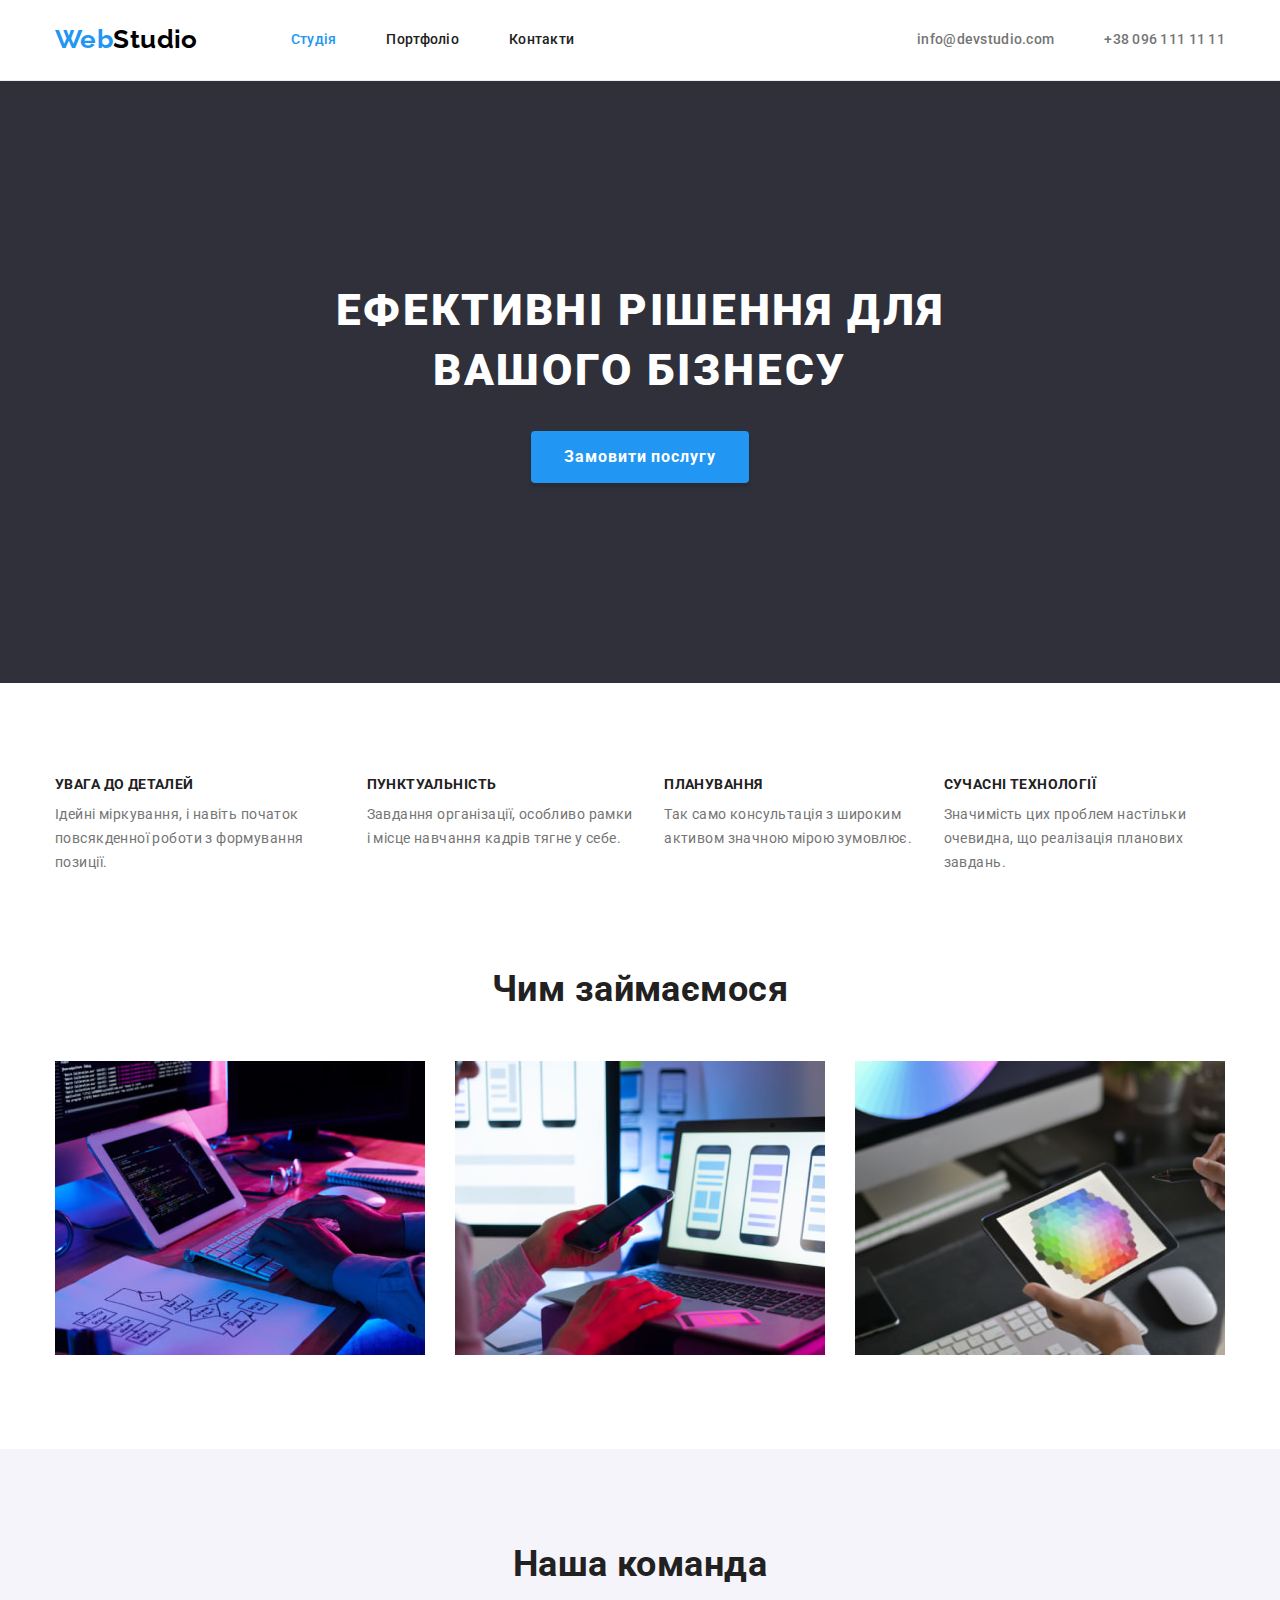
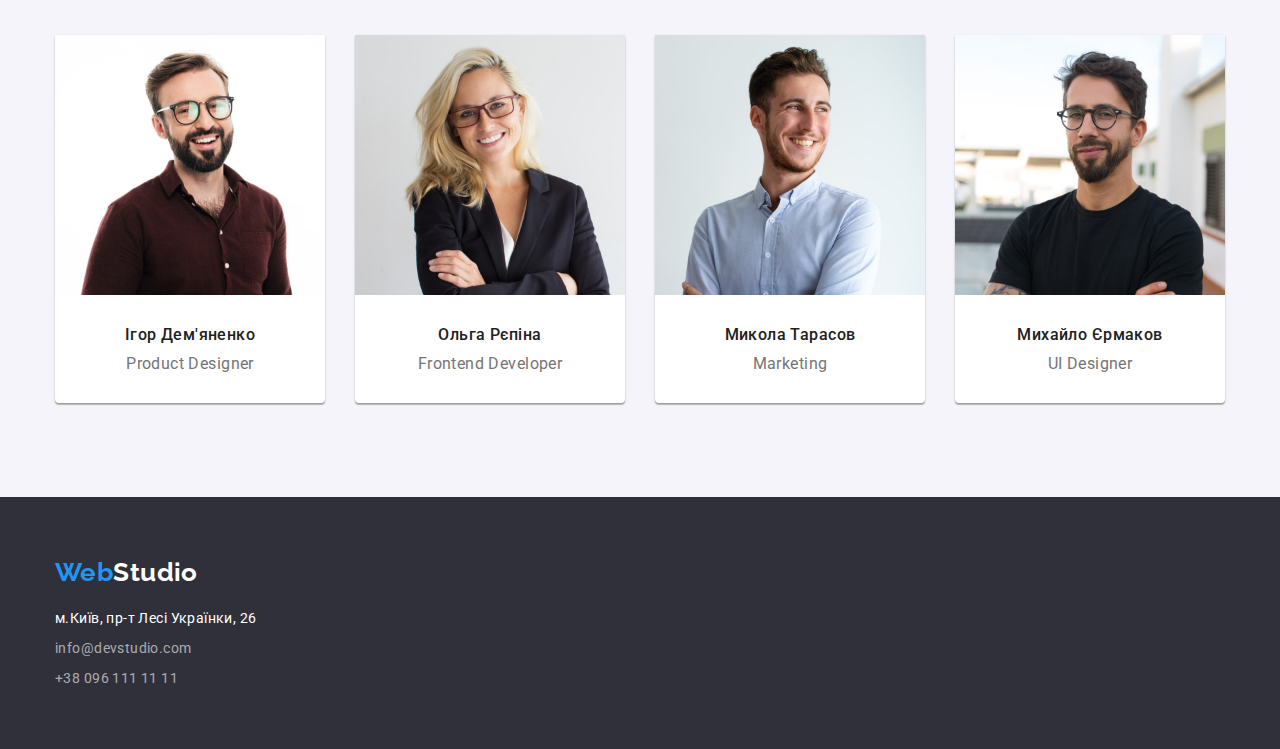
<file: index.html>
<!DOCTYPE html>
<html lang="uk">
  <head>
    <meta charset="utf-8" />
    <meta http-equiv="x-ua-compatible" content="ie=edge" />
    <meta name="viewport" content="width=device-width, initial-scale=1.0" />
    <title>Студія</title>
    <link
      href="https://fonts.googleapis.com/css2?family=Raleway:wght@700&family=Roboto:wght@400;500;700;900&display=swap"
      rel="stylesheet"
    />
    <link
      rel="stylesheet"
      href="https://cdnjs.cloudflare.com/ajax/libs/modern-normalize/1.1.0/modern-normalize.min.css"
    />
    <link rel="stylesheet" href="./css/styles.css" />
  </head>
  <body>
    <header class="page-header">
      <div class="container flexing">
        <nav class="flexing">
          <a href="./index.html" class="logo nounderline"
            ><span class="halflogo">Web</span>Studio</a
          >
          <ul class="site-nav list">
            <li class="list-item">
              <a href="./index.html" class="link nounderline current">Студія</a>
            </li>
            <li class="list-item">
              <a href="./portfolio.html" class="link nounderline">Портфоліо</a>
            </li>
            <li class="list-item">
              <a href="#" class="link nounderline">Контакти</a>
            </li>
          </ul>
        </nav>
        <ul class="contact-list list">
          <li class="list-item">
            <a href="mailto:info@devstudio.com" class="contact nounderline"
              >info@devstudio.com</a
            >
          </li>
          <li class="list-item">
            <a href="tel:+380961111111" class="contact nounderline"
              >+38 096 111 11 11</a
            >
          </li>
        </ul>
      </div>
    </header>
    <main>
      <section class="hero-zone">
        <div class="container">
          <h1 class="hero-header">Ефективні рішення для вашого бізнесу</h1>
          <button type="button" class="hero-button cursor-pointer">
            Замовити послугу
          </button>
        </div>
      </section>
      <section class="section benefits-section">
        <div class="container">
          <h2 class="invisible">Переваги</h2>
          <!--make it invisible-->
          <ul class="benefits-list list">
            <li class="list-item">
              <h3 class="benefit-header">Увага до деталей</h3>
              <p class="plaintext">
                Ідейні міркування, і навіть початок повсякденної роботи з
                формування позиції.
              </p>
            </li>
            <li class="list-item">
              <h3 class="benefit-header">Пунктуальність</h3>
              <p class="plaintext">
                Завдання організації, особливо рамки і місце навчання кадрів
                тягне у себе.
              </p>
            </li>
            <li class="list-item">
              <h3 class="benefit-header">Планування</h3>
              <p class="plaintext">
                Так само консультація з широким активом значною мірою зумовлює.
              </p>
            </li>
            <li class="list-item">
              <h3 class="benefit-header">Сучасні технології</h3>
              <p class="plaintext">
                Значимість цих проблем настільки очевидна, що реалізація
                планових завдань.
              </p>
            </li>
          </ul>
        </div>
      </section>
      <section class="section">
        <div class="container">
          <h2 class="section-header">Чим займаємося</h2>
          <ul class="works-list list">
            <li class="list-item">
              <img
                src="./images/app.jpg"
                alt="руки на клавіатурі"
                width="370"
              />
            </li>
            <li class="list-item">
              <img
                src="./images/mobile.jpg"
                alt="телефон в руках"
                width="370"
              />
            </li>
            <li class="list-item">
              <img
                src="./images/webdesign.jpg"
                alt="палітра на планшеті"
                width="370"
              />
            </li>
          </ul>
        </div>
      </section>
      <section class="section section-background">
        <div class="container">
          <h2 class="section-header">Наша команда</h2>
          <ul class="team-list list">
            <li class="list-item">
              <img src="./images/ihor.jpg" alt="Ігор Дем'яненко" width="270" />
              <div class="team-container">
                <h3 class="teammate-name">Ігор Дем'яненко</h3>
                <p class="teammate-position">Product Designer</p>
              </div>
            </li>
            <li class="list-item">
              <img src="./images/olga.jpg" alt="Ольга Рєпіна" width="270" />
              <div class="team-container">
                <h3 class="teammate-name">Ольга Рєпіна</h3>
                <p class="teammate-position">Frontend Developer</p>
              </div>
            </li>
            <li class="list-item">
              <img src="./images/mykola.jpg" alt="Микола Тарасов" width="270" />
              <div class="team-container">
                <h3 class="teammate-name">Микола Тарасов</h3>
                <p class="teammate-position">Marketing</p>
              </div>
            </li>
            <li class="list-item">
              <img
                src="./images/mikhailo.jpg"
                alt="Михайло Єрмаков"
                width="270"
              />
              <div class="team-container">
                <h3 class="teammate-name">Михайло Єрмаков</h3>
                <p class="teammate-position">UI Designer</p>
              </div>
            </li>
          </ul>
        </div>
      </section>
    </main>
    <footer class="page-footer">
      <div class="container">
        <a href="./index.html" class="logo nounderline"
          ><span class="halflogo">Web</span>Studio</a
        >
        <address class="footer-contacts-area">
          <ul class="contact-list-footer list">
            <li>
              <a
                href="https://goo.gl/maps/9QX36jZyd1XsWhxr6"
                class="contact-footer nounderline address-footer"
                >м.Київ, пр-т Лесі Українки, 26</a
              >
            </li>
            <li>
              <a
                href="mailto:info@devstudio.com"
                class="contact-footer nounderline"
                >info@devstudio.com</a
              >
            </li>
            <li>
              <a href="tel:+380961111111" class="contact-footer nounderline"
                >+38 096 111 11 11</a
              >
            </li>
          </ul>
        </address>
      </div>
    </footer>
  </body>
</html>
<!--comment-->
</file>
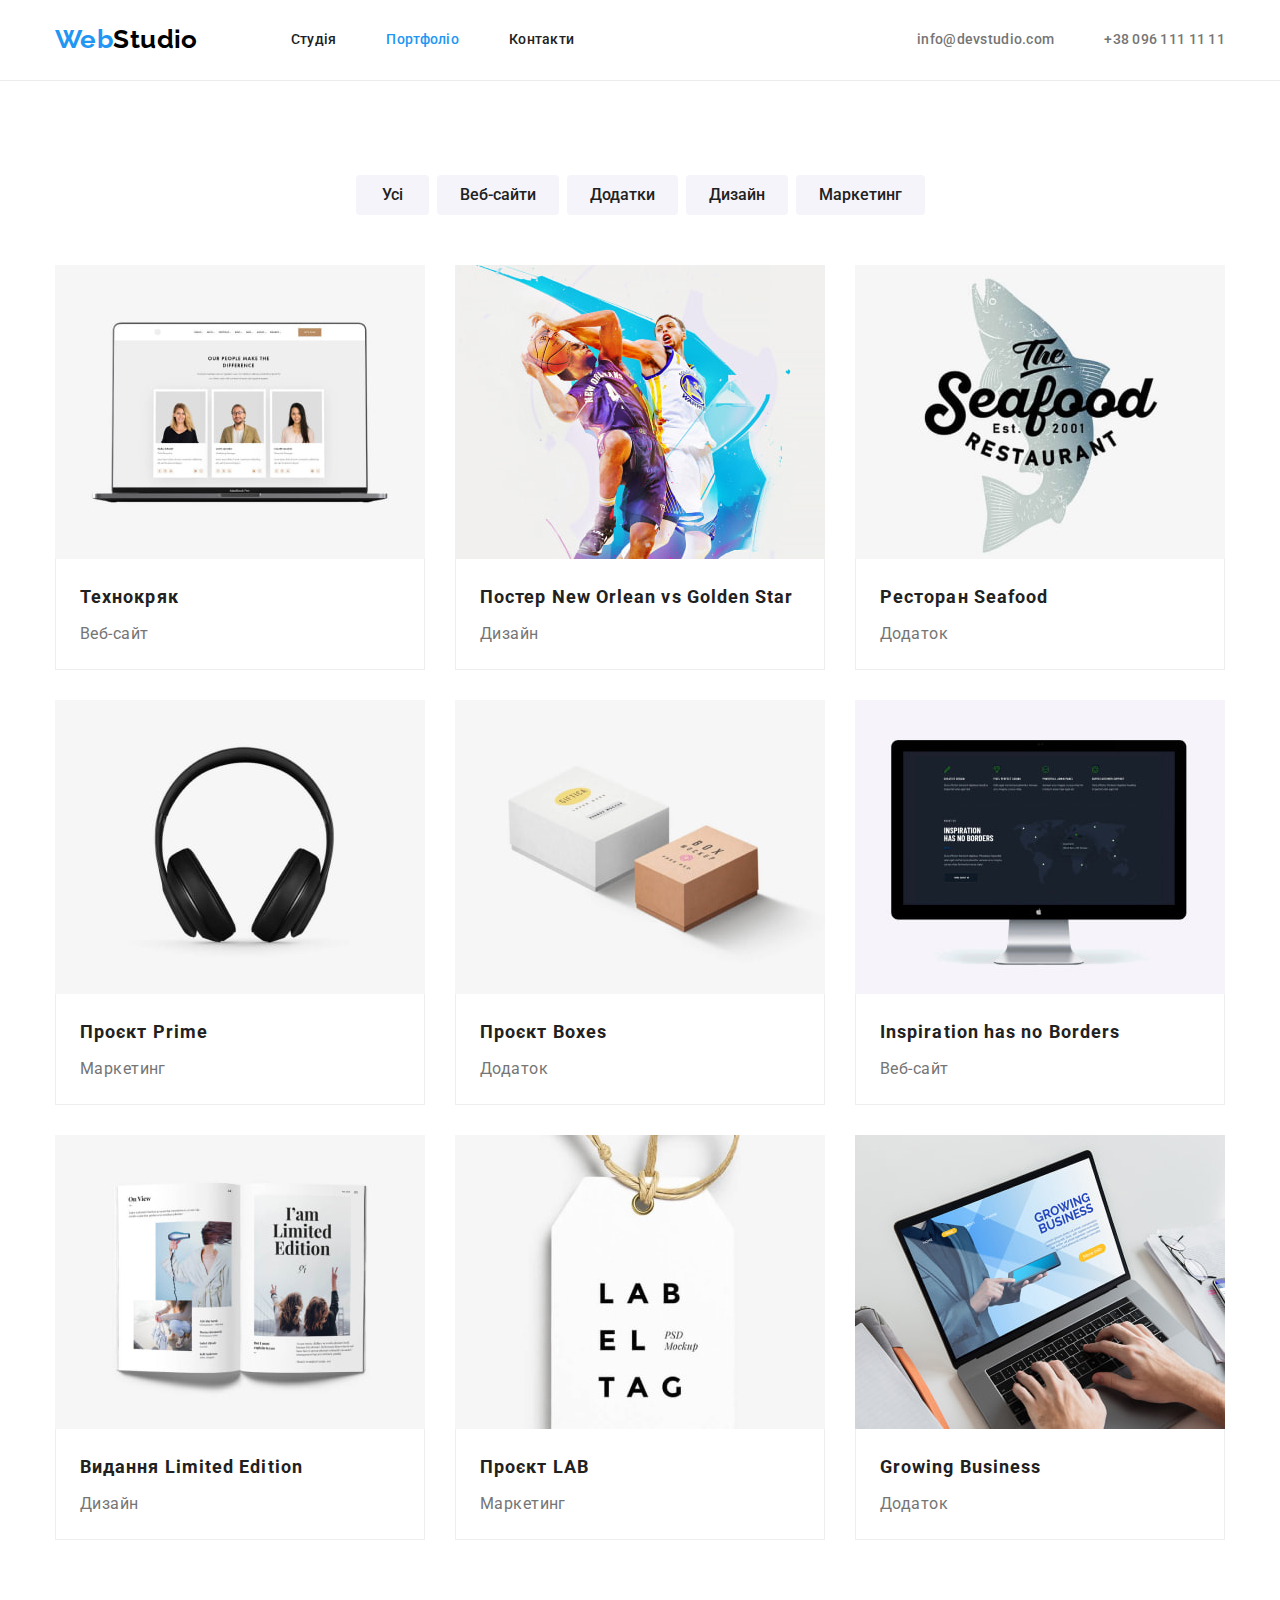
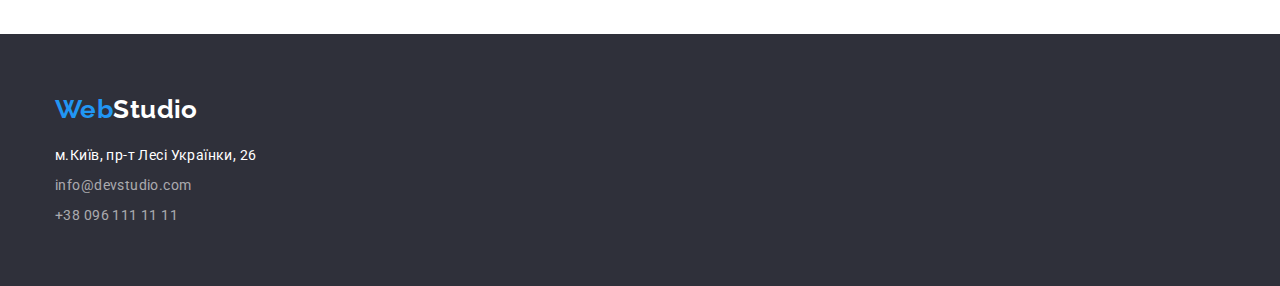
<file: portfolio.html>
<!DOCTYPE html>
<html lang="uk">
  <head>
    <meta charset="utf-8" />
    <meta http-equiv="x-ua-compatible" content="ie=edge" />
    <meta name="viewport" content="width=device-width, initial-scale=1.0" />
    <title>Портфоліо</title>
    <link
      href="https://fonts.googleapis.com/css2?family=Raleway:wght@700&family=Roboto:wght@400;500;700;900&display=swap"
      rel="stylesheet"
    />
    <link
      rel="stylesheet"
      href="https://cdnjs.cloudflare.com/ajax/libs/modern-normalize/1.1.0/modern-normalize.min.css"
    />
    <link rel="stylesheet" href="./css/styles.css" />
  </head>
  <body>
    <header class="page-header">
      <div class="container flexing">
        <nav class="flexing">
          <a href="./index.html" class="logo nounderline"
            ><span class="halflogo">Web</span>Studio</a
          >
          <ul class="site-nav list">
            <li class="list-item">
              <a href="./index.html" class="link nounderline">Студія</a>
            </li>
            <li class="list-item">
              <a href="./portfolio.html" class="link nounderline current"
                >Портфоліо</a
              >
            </li>
            <li class="list-item">
              <a href="#" class="link nounderline">Контакти</a>
            </li>
          </ul>
        </nav>
        <ul class="contact-list list">
          <li class="list-item">
            <a href="mailto:info@devstudio.com" class="contact nounderline"
              >info@devstudio.com</a
            >
          </li>
          <li class="list-item">
            <a href="tel:+380961111111" class="contact nounderline"
              >+38 096 111 11 11</a
            >
          </li>
        </ul>
      </div>
    </header>
    <main>
      <section class="section">
        <div class="container">
          <h1 class="invisible">Наші проєкти</h1>
          <!-- прихований заголовок -->
          <ul class="filter-buttons-list list">
            <li class="list-item">
              <button
                type="button"
                class="filter-button little-button section-background cursor-pointer"
              >
                Усі
              </button>
            </li>
            <li class="list-item">
              <button
                type="button"
                class="filter-button section-background cursor-pointer"
              >
                Веб-сайти
              </button>
            </li>
            <li class="list-item">
              <button
                type="button"
                class="filter-button section-background cursor-pointer"
              >
                Додатки
              </button>
            </li>
            <li class="list-item">
              <button
                type="button"
                class="filter-button section-background cursor-pointer"
              >
                Дизайн
              </button>
            </li>
            <li class="list-item">
              <button
                type="button"
                class="filter-button section-background cursor-pointer"
              >
                Маркетинг
              </button>
            </li>
          </ul>
          <ul class="projects-preview-list list">
            <li class="list-item">
              <img
                src="./images/portfolio/technokriak.jpg"
                alt="сторінка у соцмережі з фотографіями на екрані ноутбука"
              />
              <div class="project-container">
                <h2 class="project-preview-name">Технокряк</h2>
                <p class="project-type">Веб-сайт</p>
              </div>
            </li>
            <li class="list-item">
              <img
                src="./images/portfolio/basketposter.jpg"
                alt="два баскетболісти борються за м'яч "
                width="370"
              />
              <div class="project-container">
                <h2 class="project-preview-name">
                  Постер New Orlean vs Golden Star
                </h2>
                <p class="project-type">Дизайн</p>
              </div>
            </li>
            <li class="list-item">
              <img
                src="./images/portfolio/seafood.jpg"
                alt="логотип ресторану-лосось"
                width="370"
              />
              <div class="project-container">
                <h2 class="project-preview-name">Ресторан Seafood</h2>
                <p class="project-type">Додаток</p>
              </div>
            </li>
            <li class="list-item">
              <img
                src="./images/portfolio/primeproject.jpg"
                alt="чорні великі навушники"
                width="370"
              />
              <div class="project-container">
                <h2 class="project-preview-name">Проєкт Prime</h2>
                <p class="project-type">Маркетинг</p>
              </div>
            </li>
            <li class="list-item">
              <img
                src="./images/portfolio/boxesproject.jpg"
                alt="біла і коричнева коробочки стоять поруч"
                width="370"
              />
              <div class="project-container">
                <h2 class="project-preview-name">Проєкт Boxes</h2>
                <p class="project-type">Додаток</p>
              </div>
            </li>
            <li class="list-item">
              <img
                src="./images/portfolio/inspirationwebsite.jpg"
                alt="веб-сайт з картою світу на екрані монітора"
                width="370"
              />
              <div class="project-container">
                <h2 class="project-preview-name">Inspiration has no Borders</h2>
                <p class="project-type">Веб-сайт</p>
              </div>
            </li>
            <li class="list-item">
              <img
                src="./images/portfolio/booklimitededition.jpg"
                alt="розгорнута книга"
                width="370"
              />
              <div class="project-container">
                <h2 class="project-preview-name">Видання Limited Edition</h2>
                <p class="project-type">Дизайн</p>
              </div>
            </li>
            <li class="list-item">
              <img
                src="./images/portfolio/labproject.jpg"
                alt="логотип проєкту LAB у вигляді бірки зі шнурком"
                width="370"
              />
              <div class="project-container">
                <h2 class="project-preview-name">Проєкт LAB</h2>
                <p class="project-type">Маркетинг</p>
              </div>
            </li>
            <li class="list-item">
              <img
                src="./images/portfolio/growingbusiness.jpg"
                alt="сторінка веб-сайту відкрита на ноутбуці"
                width="370"
              />
              <div class="project-container">
                <h2 class="project-preview-name">Growing Business</h2>
                <p class="project-type">Додаток</p>
              </div>
            </li>
          </ul>
        </div>
      </section>
    </main>
    <footer class="page-footer">
      <div class="container">
        <a href="./index.html" class="logo nounderline"
          ><span class="halflogo">Web</span>Studio</a
        >
        <address class="footer-contacts-area">
          <ul class="contact-list-footer list">
            <li>
              <a
                href="https://goo.gl/maps/9QX36jZyd1XsWhxr6"
                class="contact-footer nounderline address-footer"
                >м.Київ, пр-т Лесі Українки, 26</a
              >
            </li>
            <li>
              <a
                href="mailto:info@devstudio.com"
                class="contact-footer nounderline"
                >info@devstudio.com</a
              >
            </li>
            <li>
              <a href="tel:+380961111111" class="contact-footer nounderline"
                >+38 096 111 11 11</a
              >
            </li>
          </ul>
        </address>
      </div>
    </footer>
  </body>
</html>
</file>
<file: css/styles.css>
:root {
  --primary-text-color: #757575;
  --title-primary-text-color: #212121;
  --title-secondary-text-color: #ffffff;
  --primary-background-color: #2f303a;
  --secondary-background-color: #f5f4fa;
  --page-background: #ffffff;
  --accent-color: #2196f3;
  --logo-color: #000000;
}

html {
  box-sizing: border-box;
}
*,
*::before,
*::after {
  box-sizing: inherit;
}

img {
  display: block;
  max-width: 100%;
  height: auto;
}

h1,
h2,
h3,
h4,
h5,
h6,
p,
ul {
  margin-top: 0;
  margin-right: 0;
  margin-bottom: 0;
  margin-left: 0;
}

body {
  color: var(--primary-text-color);
  background-color: var(--page-background);
  font-family: "Roboto", sans-serif;
  font-size: 14px;
  letter-spacing: 0.03em;
}

/* Убирает форматирование списков */
.list {
  list-style: none;
  padding: 0;
  margin: 0;
}
/* Убирает форматирование ссылок */
.nounderline {
  text-decoration: none;
}

/* делает невидимым */
.invisible {
  display: block;
  height: 0;
  color: transparent;
}

/* Фон чередующихся секций */
.section-background {
  background-color: var(--secondary-background-color);
}

/* Курсор указатель для кнопок */
.cursor-pointer {
  cursor: pointer;
}

/* Ставит флексбокс и центрирует содержимое */
.flexing {
  display: flex;
  align-items: center;
}

/* Ширина контентной области */
.container {
  width: 1200px;
  padding-left: 15px;
  padding-right: 15px;
  margin-left: auto;
  margin-right: auto;
}

/* Хедер */
.page-header {
  border-bottom: 1px solid #ececec;
}

/* Формат логотипа */
.logo {
  color: var(--logo-color);

  font-family: Raleway, sans-serif;
  font-weight: 700;
  font-size: 26px;
  line-height: 1.2;
}
/* Формат логотипа в футере */
.page-footer .logo {
  color: var(--title-secondary-text-color);
}
/* Половину логотипа делает #2196F3 */
.logo .halflogo {
  color: var(--accent-color);
}

/* Навигация по сайту */
.site-nav {
  display: flex;
  margin-left: 93px;
}

.site-nav .link {
  display: block;
  padding-top: 32px;
  padding-bottom: 32px;

  color: var(--title-primary-text-color);

  font-weight: 500;
  /* font-size: 14px; наследуется из боди */
  line-height: 1.14;
  letter-spacing: 0.02em;
}

.site-nav .current,
.site-nav .link:focus,
.site-nav .link:hover {
  color: var(--accent-color);
}

.site-nav .list-item:not(:last-child) {
  margin-right: 50px;
}

/* Список контактов */
.contact-list {
  display: flex;
  margin-left: auto;
}
.contact-list .contact {
  display: block;
  padding-top: 32px;
  padding-bottom: 32px;

  color: var(--primary-text-color);

  font-weight: 500;
  /* font-size: 14px; наследуется из боди */
  line-height: 1.14;
  letter-spacing: 0.02em;
}
.contact-list .contact:focus,
.contact-list .contact:hover {
  color: var(--accent-color);
}

.contact-list .list-item:not(:last-child) {
  margin-right: 50px;
}
/* Формат секций */
.section {
  padding-top: 94px;
  padding-bottom: 94px;
}
/* Заголовки секций */
.section-header {
  color: var(--title-primary-text-color);
  /* font-weight: 700; значение для заголовков умолчанию*/
  font-size: 36px;
  line-height: 1.17;
  text-align: center;
}

/* Секция-герой */
.hero-zone {
  padding-top: 200px;
  padding-bottom: 200px;
  text-align: center;

  background-color: var(--primary-background-color);
}
.hero-zone .hero-header {
  width: 696px;
  margin-left: auto;
  margin-right: auto;

  color: var(--title-secondary-text-color);

  font-weight: 900;
  font-size: 44px;
  line-height: 1.36;
  letter-spacing: 0.06em;
  text-transform: uppercase;
}
.hero-zone .hero-button {
  display: inline-block;
  min-width: 216px;
  padding: 10px 32px;
  margin-top: 30px;

  box-shadow: 0px 4px 4px rgba(0, 0, 0, 0.15);
  border-radius: 4px;
  border: 1px solid transparent;
  color: var(--title-secondary-text-color);
  background-color: var(--accent-color);

  font-family: inherit;
  font-weight: 700;
  font-size: 16px;
  line-height: 1.88;
  letter-spacing: 0.06em;
}
.hero-zone .hero-button:hover,
.hero-zone .hero-button:focus {
  background-color: #188ce8;
}

/* Секция Преимущества */
.section.benefits-section {
  padding-bottom: 0;
}
.benefits-list {
  display: flex;
  justify-content: center;
}
.benefits-list .list-item {
  width: calc((100%-90px) / 4);
}
.benefits-list .list-item:not(:last-child) {
  margin-right: 30px;
}

.benefits-list .benefit-header {
  color: var(--title-primary-text-color);
  /* font-weight: 700; значение для заголовков умолчанию*/
  font-size: 14px;
  line-height: 1.14;
  text-transform: uppercase;
}
.list-item .plaintext {
  margin-top: 10px;
  /* font-weight: 400; значение для параграфа умолчанию */
  /* font-size: 14px; наследуется из боди */
  line-height: 1.71;
}

/* секция Чим займаємося */
.works-list {
  display: flex;
  justify-content: space-between;
  margin-top: 50px;
}

/* Секция Наша команда */
.team-list {
  margin-top: 50px;
  display: flex;
  justify-content: space-between;
}
.team-list .list-item {
  width: 270px;

  background-color: var(--page-background);
  box-shadow: 0px 1px 3px rgba(0, 0, 0, 0.12), 0px 1px 1px rgba(0, 0, 0, 0.14),
    0px 2px 1px rgba(0, 0, 0, 0.2);
  border-radius: 0px 0px 4px 4px;
}
.team-container {
  padding-top: 30px;
  padding-bottom: 30px;
}

.team-list .teammate-name {
  color: var(--title-primary-text-color);
  font-weight: 500;
  font-size: 16px;
  line-height: 1.19;
  text-align: center;
}
.team-list .teammate-position {
  /* font-weight: 400 значение для параграфа умолчанию */
  margin-top: 10px;

  font-size: 16px;
  line-height: 1.19;
  text-align: center;
}
/* СТРАНИЦА ПОРТФОЛИО */
/* Кнопки фильтра превью проектов*/
.filter-buttons-list {
  display: flex;
  justify-content: center;
  margin-bottom: 50px;
}

.filter-buttons-list .filter-button {
  padding-top: 6px;
  padding-bottom: 6px;
  padding-right: 22px;
  padding-left: 22px;

  color: var(--title-primary-text-color);
  background-color: var(--secondary-background-color);
  font-family: inherit;
  font-weight: 500;
  font-size: 16px;
  line-height: 1.62;
  text-align: center;
  border: 1px solid transparent;
  border-radius: 4px;
}
.filter-buttons-list .filter-button:focus,
.filter-buttons-list .filter-button:hover {
  color: var(--title-secondary-text-color);
  background-color: var(--accent-color);
  box-shadow: 0px 3px 1px rgba(0, 0, 0, 0.1), 0px 1px 2px rgba(0, 0, 0, 0.08),
    0px 2px 2px rgba(0, 0, 0, 0.12);
}
.filter-buttons-list .list-item:not(:last-child) {
  margin-right: 8px;
}
.filter-buttons-list .filter-button.little-button {
  padding-right: 25px;
  padding-left: 25px;
}

/* Секция превью проектов */
.projects-preview-list {
  display: flex;
  flex-wrap: wrap;
  margin: -15px;
}
.projects-preview-list .list-item {
  margin: 15px;
  width: 370px;
}
.project-container {
  padding-top: 20px;
  padding-bottom: 20px;
  padding-left: 24px;
  padding-right: 24px;
  border-right: 1px solid #eeeeee;
  border-bottom: 1px solid #eeeeee;
  border-left: 1px solid #eeeeee;
}
.projects-preview-list .project-preview-name {
  color: var(--title-primary-text-color);
  /* font-weight: 700; значение для заголовков умолчанию*/
  font-size: 18px;
  line-height: 2;
  letter-spacing: 0.06em;
}
.projects-preview-list .project-type {
  margin-top: 4px;
  /* font-weight: 400; значение для параграфа умолчанию */
  font-size: 16px;
  line-height: 1.88;
}
/* Футер */
.page-footer {
  background-color: var(--primary-background-color);
  padding-top: 60px;
  padding-bottom: 60px;
}

/* Адрес в футере*/
.footer-contacts-area {
  margin-top: 20px;
}
.contact-footer {
  display: block;
  margin-top: 9px;
}
.contact-footer.address-footer {
  color: var(--title-secondary-text-color);
  margin-top: 0;
}
.contact-footer {
  color: rgb(255, 255, 255, 0.6);
  /* font-weight: 400; */
  /* font-size: 14px; наследуется из боди */
  font-style: normal;
  line-height: 1.5;
}
.contact-footer:focus,
.contact-footer:hover {
  color: var(--accent-color);
}
</file>
